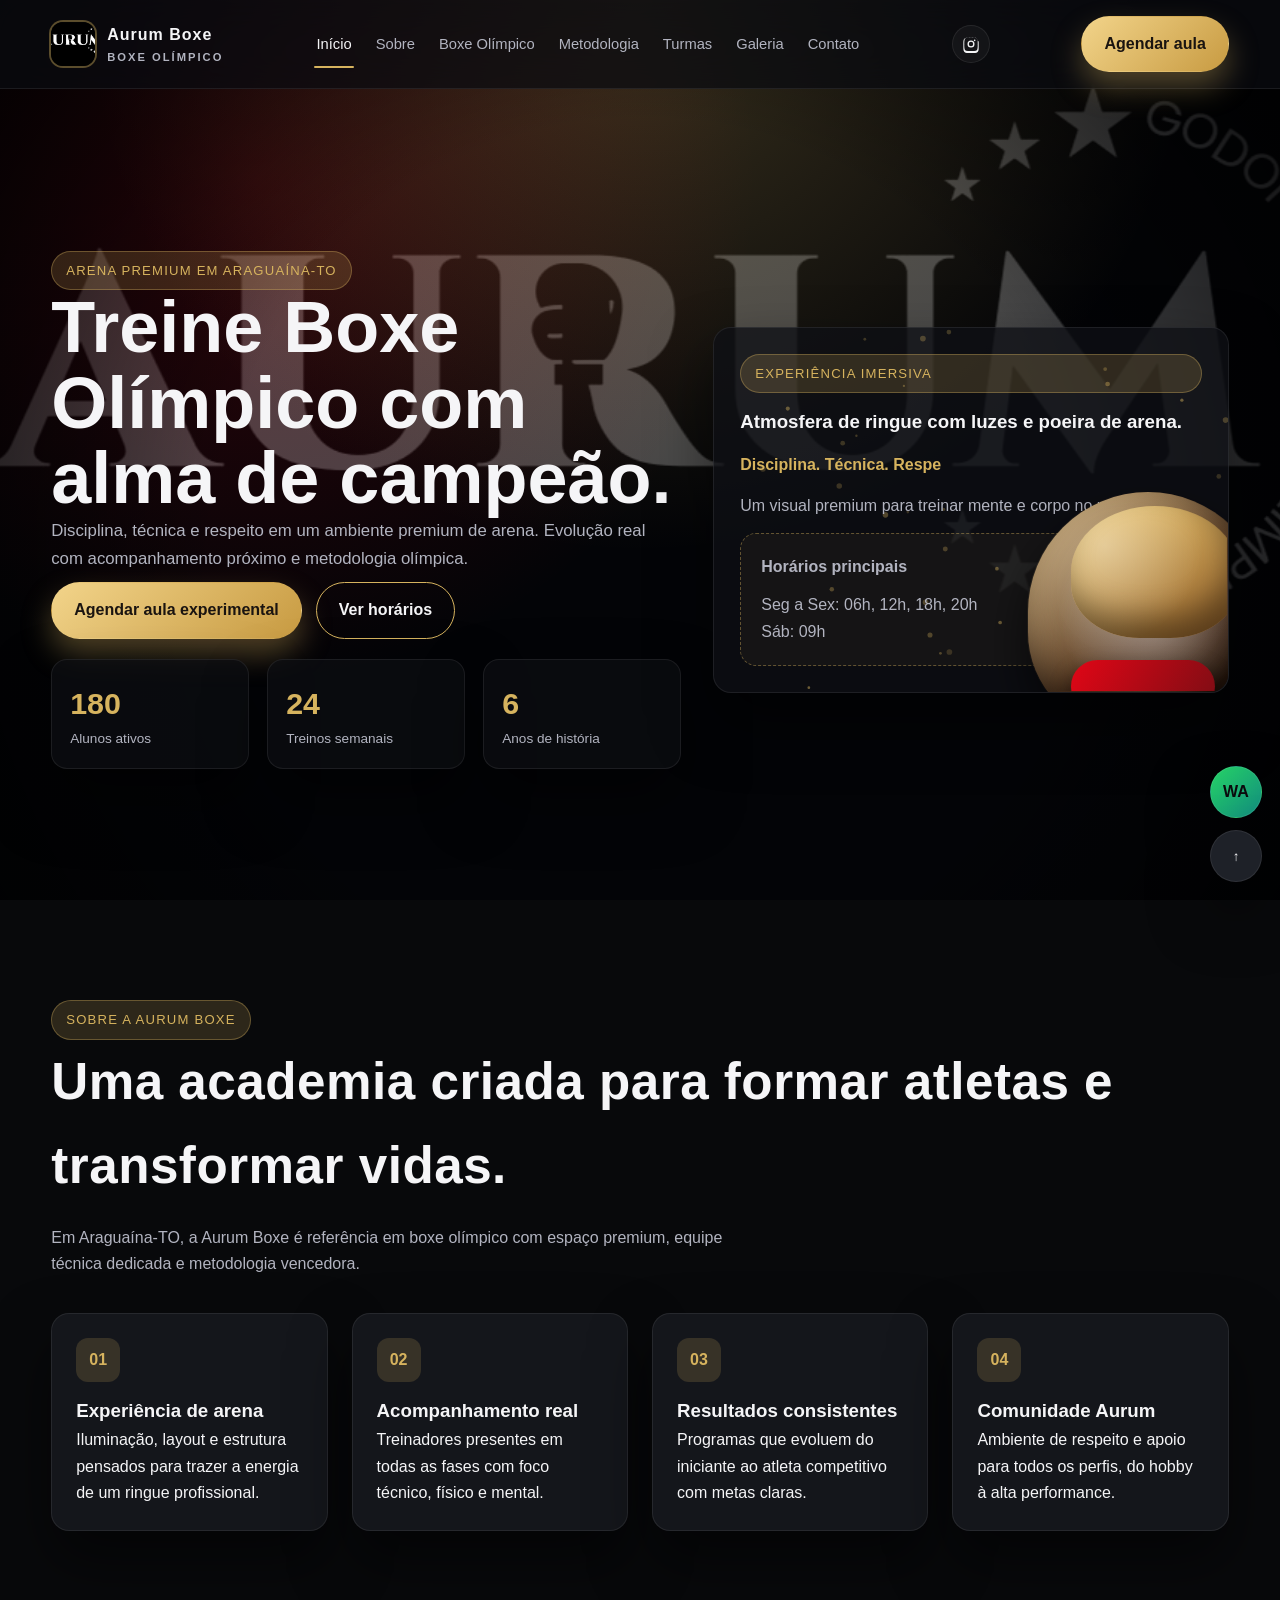
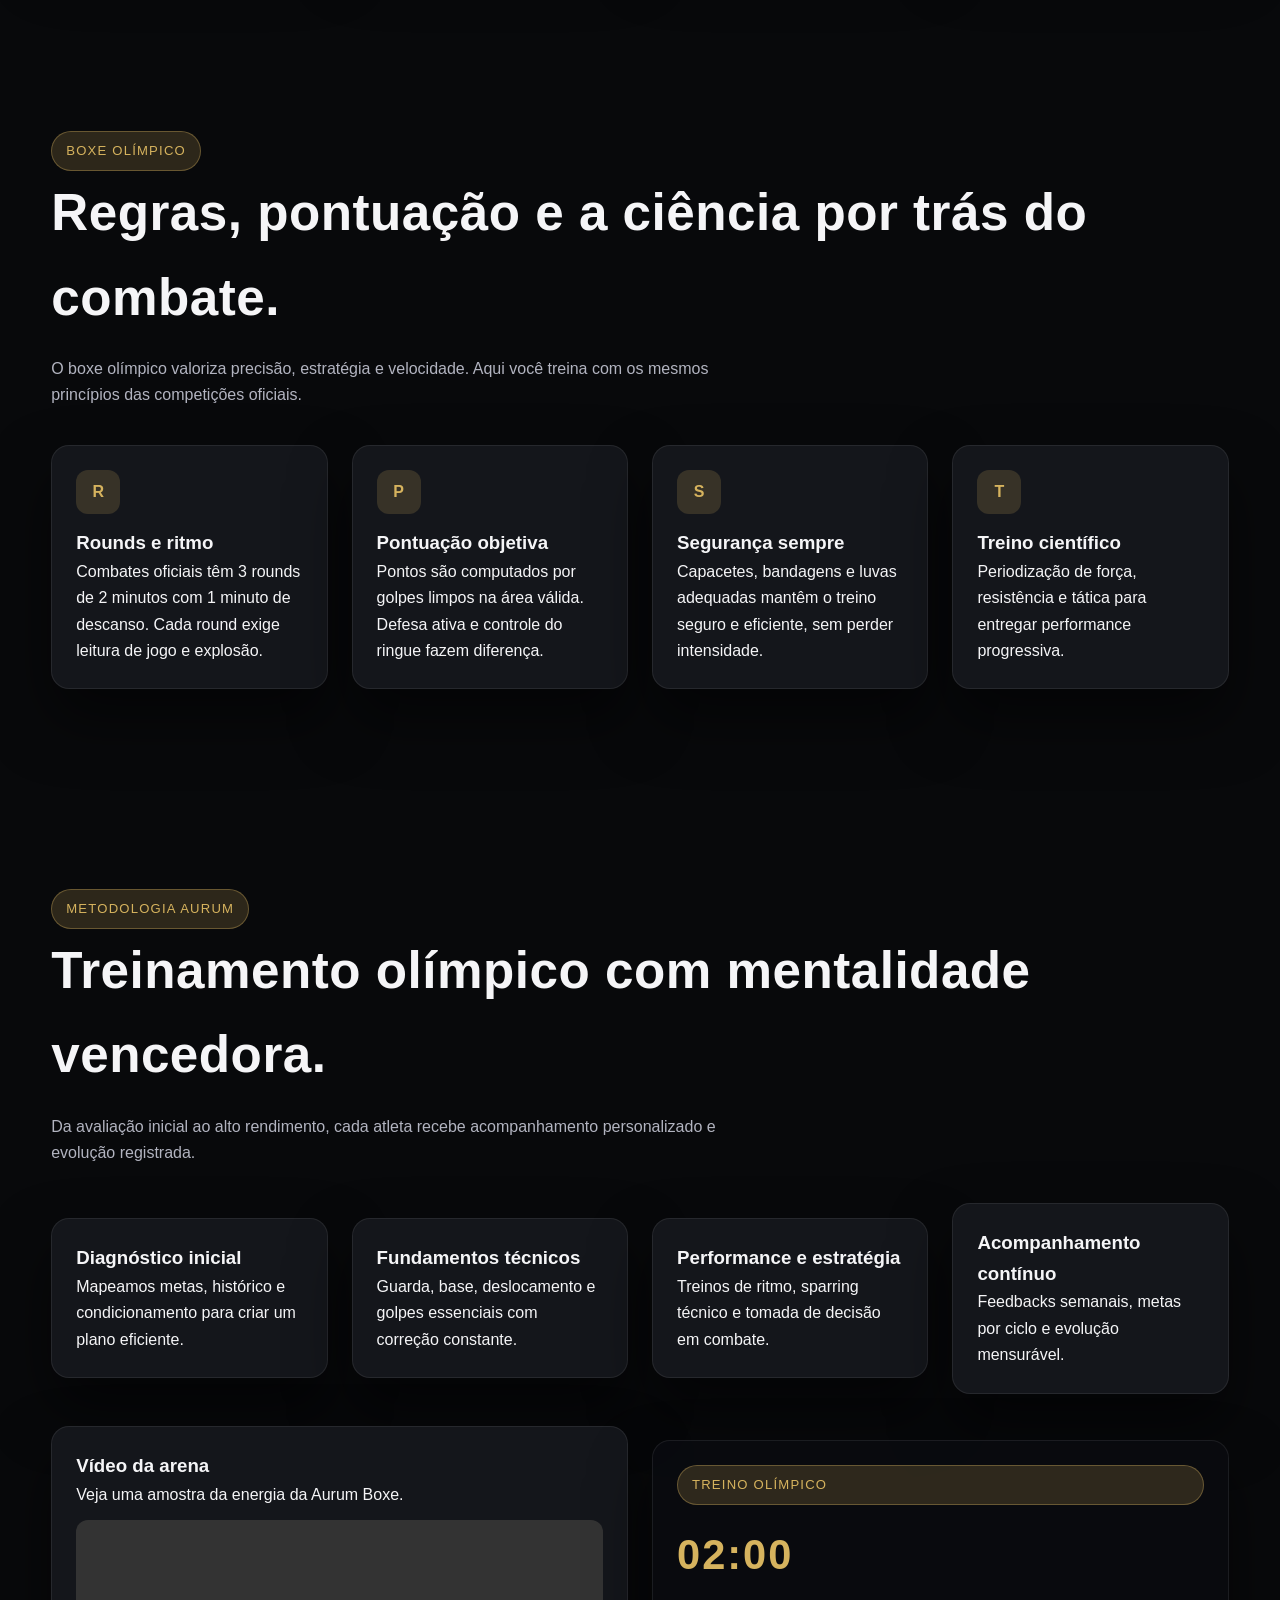
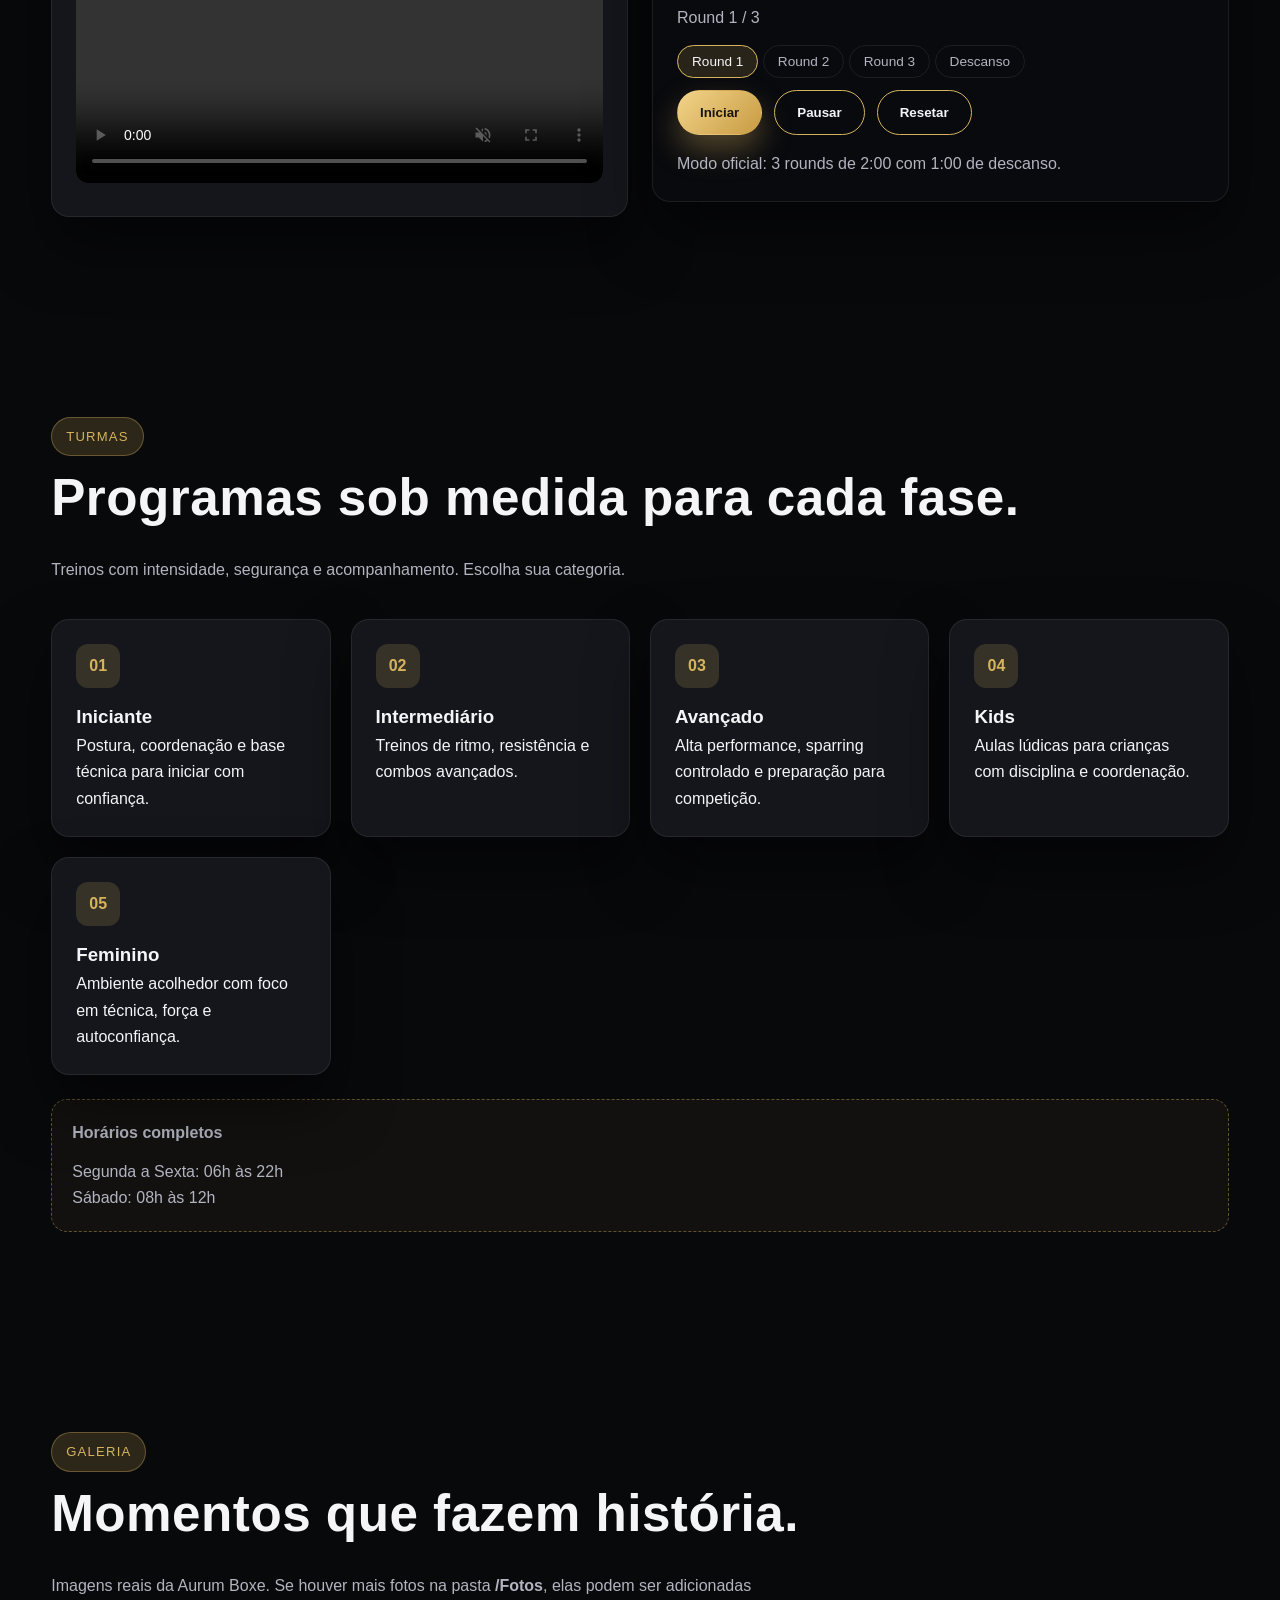
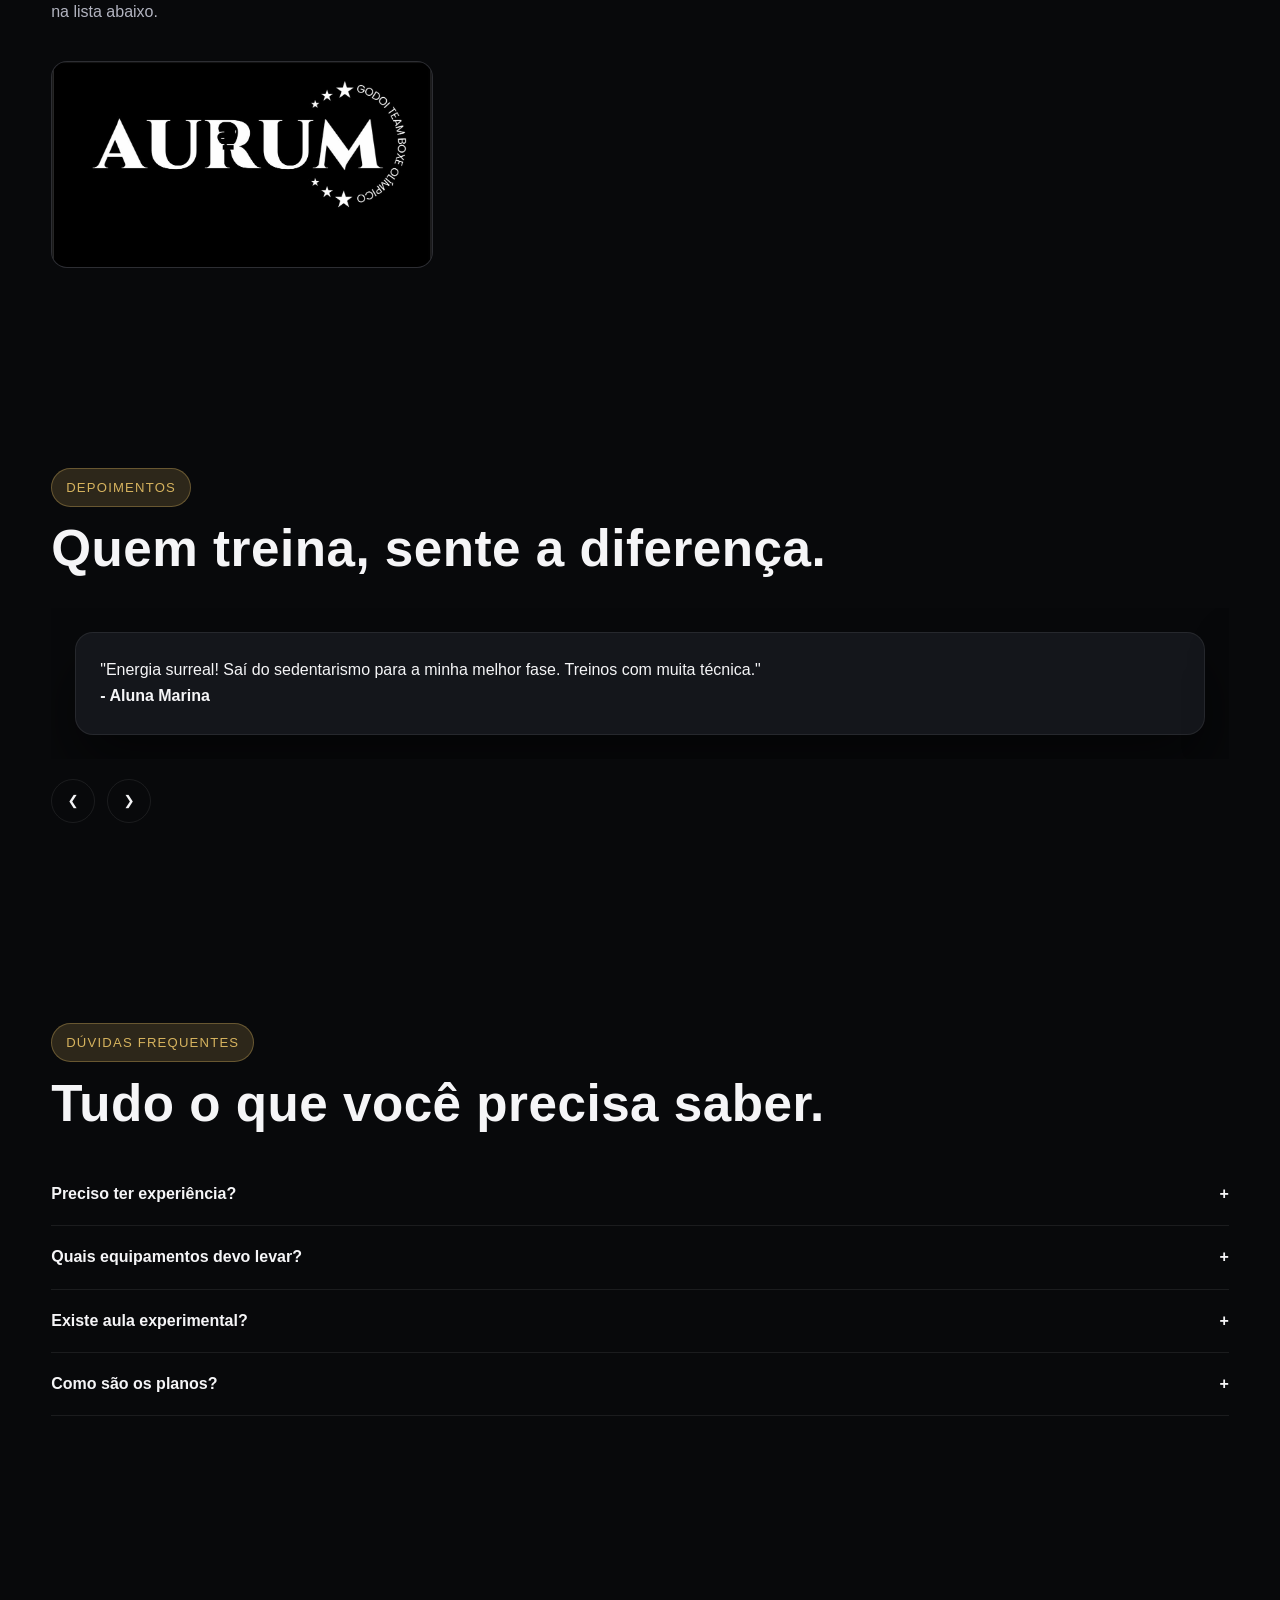
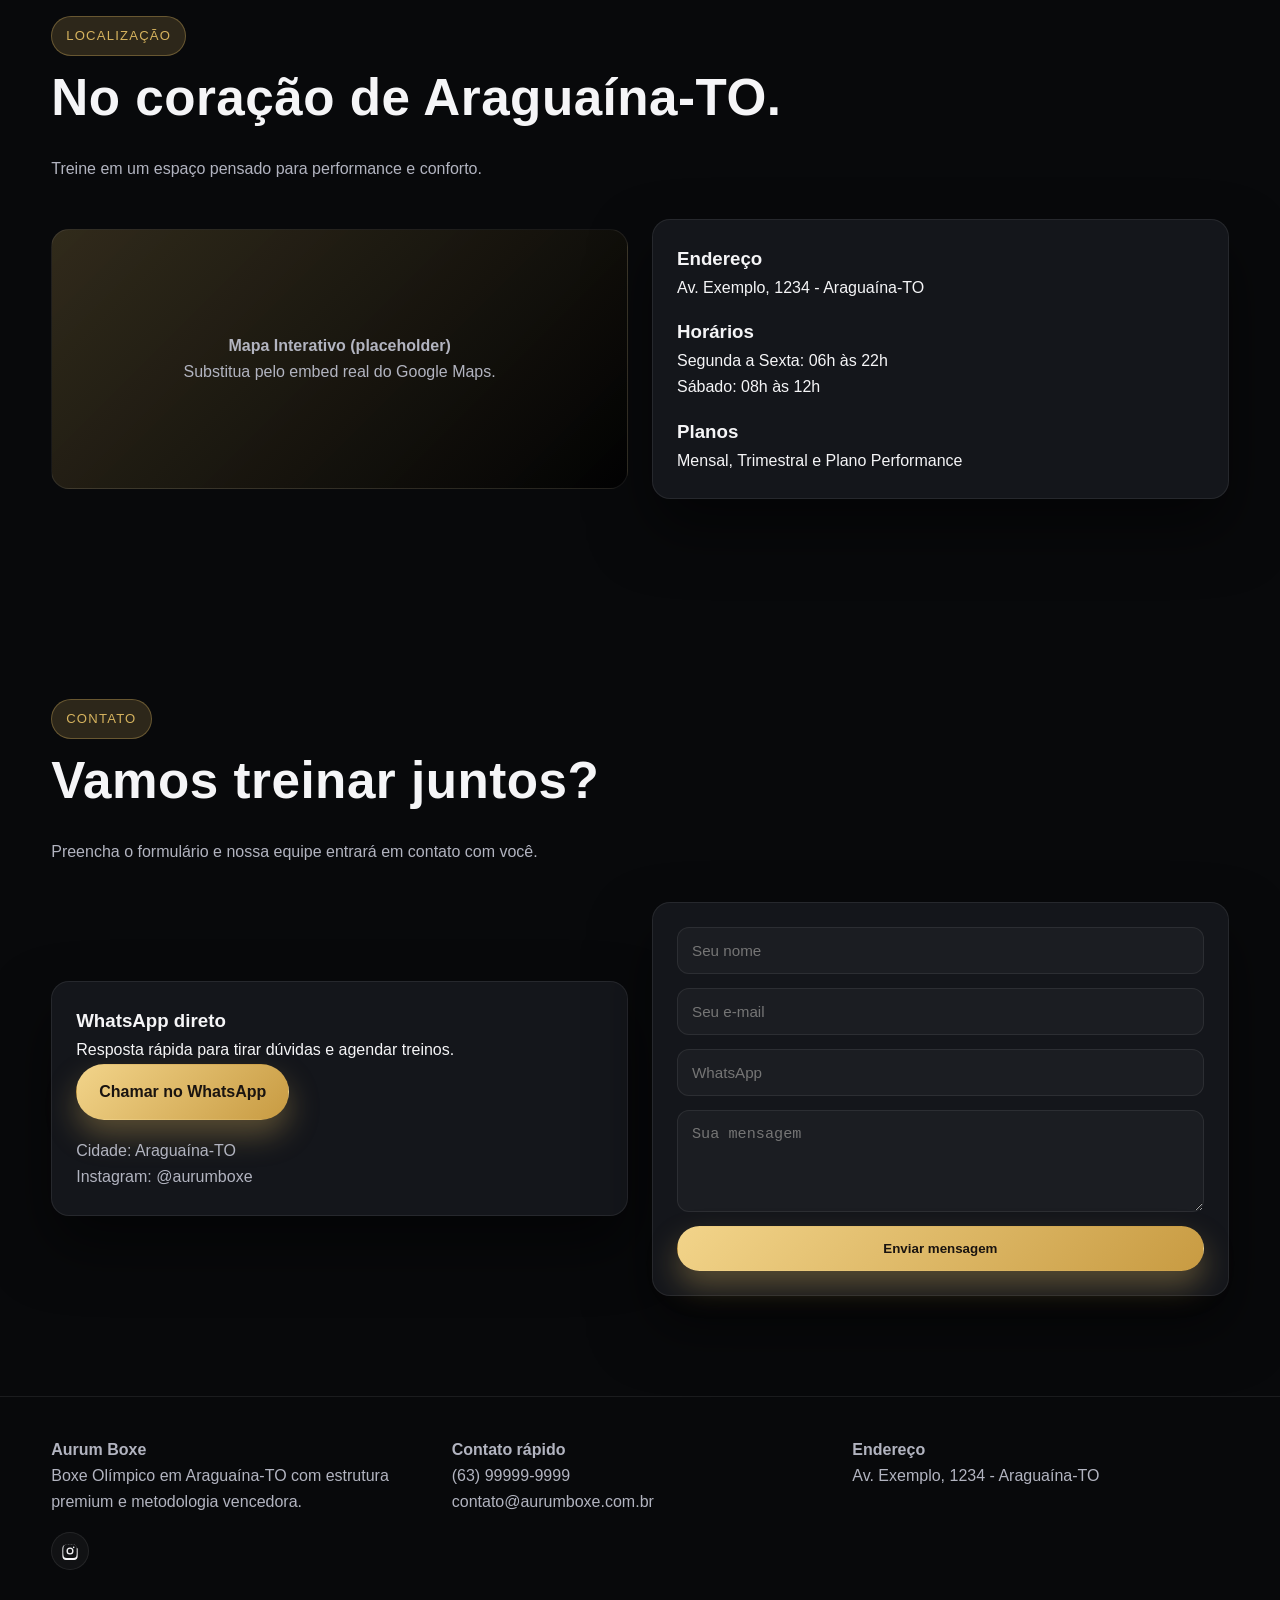
<file: Index.html>
<!DOCTYPE html>
<html lang="pt-BR">
<head>
  <meta charset="UTF-8" />
  <meta name="viewport" content="width=device-width, initial-scale=1" />
  <title>Aurum Boxe | Boxe Olímpico em Araguaína-TO</title>
  <meta name="description" content="Aurum Boxe - Boxe Olímpico em Araguaína-TO. Treinamento premium, metodologia olímpica e evolução real." />
  <style>
    :root {
      color-scheme: dark;
      --bg: #08090b;
      --bg-alt: #0e1015;
      --card: #14161b;
      --gold: #d6b35e;
      --gold-strong: #f0cc75;
      --gold-soft: rgba(214, 179, 94, 0.18);
      --white: #f5f5f7;
      --muted: #b2b4c0;
      --red: #e10616;
      --shadow: 0 30px 60px rgba(0, 0, 0, 0.5);
      --radius: 18px;
      --glass: rgba(11, 12, 17, 0.72);
      --border: rgba(255, 255, 255, 0.08);
    }

    * {
      margin: 0;
      padding: 0;
      box-sizing: border-box;
    }

    html {
      scroll-behavior: smooth;
    }

    body {
      font-family: "Segoe UI", "Helvetica Neue", "Arial", system-ui, sans-serif;
      background: var(--bg);
      color: var(--white);
      line-height: 1.65;
      overflow-x: hidden;
    }

    img {
      max-width: 100%;
      display: block;
    }

    a {
      color: inherit;
      text-decoration: none;
    }

    button {
      font-family: inherit;
    }

    .container {
      width: min(1200px, 92%);
      margin: 0 auto;
    }

    .section {
      padding: 100px 0;
      position: relative;
    }

    .section-title {
      font-size: clamp(2.1rem, 4vw, 3.4rem);
      margin-bottom: 16px;
      letter-spacing: 0.5px;
    }

    .section-subtitle {
      color: var(--muted);
      max-width: 720px;
      margin-bottom: 36px;
    }

    .badge {
      display: inline-flex;
      align-items: center;
      gap: 10px;
      padding: 8px 14px;
      border-radius: 999px;
      background: var(--gold-soft);
      color: var(--gold);
      font-size: 0.82rem;
      letter-spacing: 1.2px;
      text-transform: uppercase;
      border: 1px solid rgba(214, 179, 94, 0.35);
    }

    .btn {
      display: inline-flex;
      align-items: center;
      justify-content: center;
      gap: 10px;
      padding: 14px 22px;
      border-radius: 999px;
      font-weight: 700;
      border: 1px solid transparent;
      transition: transform 0.2s ease, box-shadow 0.2s ease, background 0.2s ease;
      cursor: pointer;
    }

    .btn-primary {
      background: linear-gradient(135deg, #f2d48a, #c89b42);
      color: #1a1410;
      box-shadow: 0 15px 30px rgba(214, 179, 94, 0.35);
    }

    .btn-primary:hover {
      transform: translateY(-2px);
      box-shadow: 0 18px 40px rgba(214, 179, 94, 0.5);
    }

    .btn-outline {
      background: transparent;
      border: 1px solid var(--gold);
      color: var(--white);
    }

    .btn-outline:hover {
      background: var(--gold);
      color: #1a1410;
    }

    .btn-impact {
      transform: scale(0.97);
    }

    header {
      position: fixed;
      top: 0;
      width: 100%;
      z-index: 1000;
      backdrop-filter: blur(18px);
      background: var(--glass);
      border-bottom: 1px solid var(--border);
    }

    .nav {
      display: flex;
      align-items: center;
      justify-content: space-between;
      padding: 16px 0;
      gap: 14px;
    }

    .logo {
      display: flex;
      align-items: center;
      gap: 12px;
      font-weight: 800;
      letter-spacing: 1px;
    }

    .logo img {
      width: 44px;
      height: 44px;
      border-radius: 12px;
      object-fit: cover;
      box-shadow: 0 0 0 2px rgba(214, 179, 94, 0.4);
    }

    .logo small {
      display: block;
      font-size: 0.7rem;
      color: var(--muted);
      letter-spacing: 2px;
      text-transform: uppercase;
    }

    .nav-links {
      display: none;
      gap: 20px;
      font-size: 0.92rem;
    }

    .nav-links a {
      padding: 6px 2px;
      position: relative;
      color: var(--muted);
      transition: color 0.2s ease;
    }

    .nav-links a.active,
    .nav-links a:hover {
      color: var(--white);
    }

    .nav-links a.active::after {
      content: "";
      position: absolute;
      left: 0;
      bottom: -6px;
      width: 100%;
      height: 2px;
      background: var(--gold);
      border-radius: 999px;
    }

    .nav-cta {
      display: none;
    }

    .nav-socials {
      display: none;
      align-items: center;
      gap: 12px;
    }

    .social-link {
      width: 38px;
      height: 38px;
      border-radius: 50%;
      display: grid;
      place-items: center;
      border: 1px solid var(--border);
      color: var(--white);
      background: rgba(255, 255, 255, 0.04);
      transition: transform 0.2s ease, border 0.2s ease, color 0.2s ease;
    }

    .social-link:hover {
      transform: translateY(-2px);
      border-color: var(--gold);
      color: var(--gold);
    }

    .menu-toggle {
      width: 42px;
      height: 42px;
      border-radius: 12px;
      border: 1px solid var(--border);
      background: rgba(255, 255, 255, 0.04);
      display: grid;
      place-items: center;
      cursor: pointer;
    }

    .menu-toggle span,
    .menu-toggle span::before,
    .menu-toggle span::after {
      display: block;
      width: 22px;
      height: 2px;
      background: var(--white);
      position: relative;
    }

    .menu-toggle span::before,
    .menu-toggle span::after {
      content: "";
      position: absolute;
      left: 0;
    }

    .menu-toggle span::before {
      top: -6px;
    }

    .menu-toggle span::after {
      top: 6px;
    }

    .mobile-nav {
      display: none;
      flex-direction: column;
      gap: 14px;
      padding: 20px;
      background: var(--bg-alt);
      border-top: 1px solid var(--border);
    }

    .mobile-nav a {
      color: var(--muted);
    }

    .mobile-nav a.active,
    .mobile-nav a:hover {
      color: var(--white);
    }

    .hero {
      min-height: 100vh;
      padding-top: 120px;
      display: grid;
      align-items: center;
      position: relative;
      overflow: hidden;
    }

    .hero video {
      position: absolute;
      inset: 0;
      width: 100%;
      height: 100%;
      object-fit: cover;
      filter: saturate(0.9) contrast(1.1);
      z-index: 0;
    }

    .hero::before {
      content: "";
      position: absolute;
      inset: 0;
      background: radial-gradient(circle at top, rgba(214, 179, 94, 0.25), transparent 50%),
        radial-gradient(circle at 20% 20%, rgba(225, 6, 22, 0.2), transparent 40%),
        rgba(5, 6, 10, 0.75);
      z-index: 1;
    }

    .hero::after {
      content: "";
      position: absolute;
      inset: 0;
      background: radial-gradient(circle at 50% 60%, transparent 50%, rgba(0,0,0,0.85) 100%);
      z-index: 1;
    }

    .hero.fallback {
      background: linear-gradient(135deg, rgba(214, 179, 94, 0.18), rgba(0,0,0,0.8));
    }

    .hero-content {
      position: relative;
      z-index: 2;
      display: grid;
      gap: 32px;
    }

    .hero-text h1 {
      font-size: clamp(2.8rem, 6vw, 4.5rem);
      line-height: 1.05;
    }

    .hero-text p {
      color: var(--muted);
      font-size: 1.05rem;
    }

    .hero-cta {
      display: flex;
      flex-wrap: wrap;
      gap: 14px;
      margin-top: 10px;
    }

    .hero-metrics {
      display: grid;
      grid-template-columns: repeat(auto-fit, minmax(160px, 1fr));
      gap: 18px;
      margin-top: 20px;
    }

    .metric-card {
      padding: 18px;
      border-radius: 16px;
      background: rgba(13, 14, 18, 0.75);
      border: 1px solid var(--border);
      box-shadow: var(--shadow);
    }

    .metric-value {
      font-size: 1.9rem;
      color: var(--gold);
      font-weight: 700;
    }

    .metric-label {
      color: var(--muted);
      font-size: 0.85rem;
    }

    .hero-panel {
      position: relative;
      padding: 26px;
      border-radius: var(--radius);
      background: rgba(15, 16, 21, 0.78);
      border: 1px solid var(--border);
      box-shadow: var(--shadow);
      overflow: hidden;
      min-height: 280px;
    }

    .hero-panel canvas {
      position: absolute;
      inset: 0;
      width: 100%;
      height: 100%;
      opacity: 0.6;
    }

    .hero-panel-content {
      position: relative;
      z-index: 2;
      display: grid;
      gap: 14px;
    }

    .typing {
      font-weight: 600;
      color: var(--gold);
      min-height: 24px;
    }

    .glove-wrapper {
      position: absolute;
      right: -40px;
      bottom: -40px;
      width: 240px;
      height: 240px;
      perspective: 900px;
      z-index: 2;
    }

    .glove {
      width: 100%;
      height: 100%;
      border-radius: 60% 60% 50% 50%;
      background: radial-gradient(circle at 30% 30%, rgba(255,255,255,0.35), transparent 60%),
        linear-gradient(140deg, #b78b40, #4d2d16 55%, #1a0f0a);
      box-shadow: inset -20px -30px 40px rgba(0,0,0,0.6),
        inset 15px 20px 35px rgba(255,255,255,0.12),
        0 25px 50px rgba(0,0,0,0.65);
      position: relative;
      transform-style: preserve-3d;
      transform: rotateX(var(--rotate-x, 0deg)) rotateY(var(--rotate-y, 0deg));
      transition: transform 0.15s ease;
    }

    .glove::before {
      content: "";
      position: absolute;
      width: 70%;
      height: 55%;
      right: 12%;
      top: 6%;
      border-radius: 55% 55% 45% 45%;
      background: radial-gradient(circle at 20% 30%, rgba(255,255,255,0.35), transparent 60%),
        linear-gradient(150deg, #f0cc75, #8d5a24);
      box-shadow: inset -10px -20px 30px rgba(0,0,0,0.4);
      transform: translateZ(20px);
    }

    .glove::after {
      content: "";
      position: absolute;
      width: 60%;
      height: 22%;
      left: 18%;
      bottom: 8%;
      border-radius: 40px;
      background: linear-gradient(120deg, #e10616, #7c0d14);
      box-shadow: 0 10px 20px rgba(0,0,0,0.5);
      transform: translateZ(16px);
    }

    .glove-shine {
      position: absolute;
      inset: 0;
      background: radial-gradient(circle at var(--shine-x, 40%) var(--shine-y, 40%), rgba(255,255,255,0.4), transparent 55%);
      mix-blend-mode: screen;
      border-radius: inherit;
      pointer-events: none;
    }

    .grid {
      display: grid;
      gap: 24px;
    }

    .two-col {
      grid-template-columns: repeat(auto-fit, minmax(260px, 1fr));
      align-items: center;
    }

    .card {
      padding: 24px;
      border-radius: var(--radius);
      background: var(--card);
      border: 1px solid var(--border);
      box-shadow: var(--shadow);
      transition: transform 0.25s ease, border 0.25s ease;
    }

    .card:hover {
      transform: translateY(-6px);
      border-color: rgba(214, 179, 94, 0.45);
    }

    .card-icon {
      width: 44px;
      height: 44px;
      border-radius: 12px;
      background: rgba(214, 179, 94, 0.18);
      display: grid;
      place-items: center;
      margin-bottom: 14px;
      color: var(--gold);
      font-weight: 700;
    }

    .highlight-text {
      color: var(--gold-strong);
      font-weight: 700;
    }

    .schedule-box {
      display: grid;
      gap: 12px;
      padding: 20px;
      border-radius: 16px;
      border: 1px dashed rgba(214, 179, 94, 0.4);
      background: rgba(214, 179, 94, 0.05);
      color: var(--muted);
    }

    .classes-grid {
      display: grid;
      grid-template-columns: repeat(auto-fit, minmax(220px, 1fr));
      gap: 20px;
    }

    .class-card {
      position: relative;
      overflow: hidden;
    }

    .class-card::after {
      content: "";
      position: absolute;
      inset: 0;
      background: linear-gradient(135deg, transparent, rgba(214,179,94,0.15));
      opacity: 0;
      transition: opacity 0.3s ease;
    }

    .class-card:hover::after {
      opacity: 1;
    }

    .timer-widget {
      display: grid;
      gap: 16px;
      padding: 24px;
      border-radius: var(--radius);
      background: rgba(10, 11, 16, 0.85);
      border: 1px solid var(--border);
      box-shadow: var(--shadow);
    }

    .timer-display {
      font-size: 2.6rem;
      font-weight: 800;
      letter-spacing: 2px;
      color: var(--gold);
    }

    .timer-status {
      color: var(--muted);
    }

    .timer-controls {
      display: flex;
      flex-wrap: wrap;
      gap: 12px;
    }

    .timer-pill {
      padding: 8px 14px;
      border-radius: 999px;
      border: 1px solid var(--border);
      color: var(--muted);
      font-size: 0.85rem;
    }

    .timer-pill.active {
      border-color: var(--gold);
      color: var(--white);
      background: rgba(214, 179, 94, 0.15);
    }

    .gallery {
      column-count: 1;
      column-gap: 16px;
    }

    .gallery-item {
      break-inside: avoid;
      margin-bottom: 16px;
      border-radius: 16px;
      overflow: hidden;
      background: #1b1c22;
      border: 1px solid var(--border);
      position: relative;
      min-height: 180px;
    }

    .gallery-item img {
      width: 100%;
      height: auto;
      transition: transform 0.4s ease;
    }

    .gallery-item:hover img {
      transform: scale(1.05);
    }

    .gallery-placeholder {
      display: grid;
      place-items: center;
      min-height: 200px;
      background: linear-gradient(135deg, rgba(255,255,255,0.03), rgba(0,0,0,0.6));
      color: var(--muted);
      font-size: 0.9rem;
      padding: 18px;
      text-align: center;
    }

    .carousel {
      position: relative;
      overflow: hidden;
    }

    .carousel-track {
      display: flex;
      transition: transform 0.5s ease;
    }

    .carousel-card {
      min-width: 100%;
      padding: 24px;
    }

    .carousel-controls {
      display: flex;
      gap: 12px;
      margin-top: 20px;
    }

    .control-btn {
      width: 44px;
      height: 44px;
      border-radius: 50%;
      border: 1px solid var(--border);
      background: transparent;
      color: var(--white);
      cursor: pointer;
      transition: all 0.2s ease;
    }

    .control-btn:hover {
      border-color: var(--gold);
      color: var(--gold);
    }

    .faq-item {
      border-bottom: 1px solid var(--border);
      padding: 18px 0;
    }

    .faq-question {
      display: flex;
      justify-content: space-between;
      align-items: center;
      cursor: pointer;
      font-weight: 600;
      gap: 12px;
    }

    .faq-answer {
      max-height: 0;
      overflow: hidden;
      transition: max-height 0.3s ease;
      color: var(--muted);
    }

    .faq-item.active .faq-answer {
      max-height: 220px;
      margin-top: 10px;
    }

    .map-placeholder {
      min-height: 260px;
      border-radius: var(--radius);
      background: linear-gradient(135deg, rgba(214,179,94,0.2), rgba(0,0,0,0.7));
      display: grid;
      place-items: center;
      color: var(--muted);
      border: 1px solid var(--border);
      text-align: center;
      padding: 18px;
    }

    .contact-form {
      display: grid;
      gap: 14px;
    }

    input,
    textarea {
      width: 100%;
      padding: 14px;
      border-radius: 12px;
      border: 1px solid var(--border);
      background: rgba(255, 255, 255, 0.03);
      color: var(--white);
      font-size: 0.95rem;
    }

    input:focus,
    textarea:focus {
      outline: none;
      border-color: var(--gold);
    }

    .form-success {
      padding: 12px 16px;
      border-radius: 12px;
      background: rgba(0, 128, 0, 0.2);
      color: #b8f5c2;
      display: none;
    }

    .floating-actions {
      position: fixed;
      right: 18px;
      bottom: 18px;
      display: grid;
      gap: 12px;
      z-index: 999;
    }

    .floating-btn {
      width: 52px;
      height: 52px;
      border-radius: 50%;
      display: grid;
      place-items: center;
      background: #1e2128;
      border: 1px solid var(--border);
      color: var(--white);
      box-shadow: var(--shadow);
      cursor: pointer;
      transition: transform 0.2s ease, background 0.2s ease;
    }

    .floating-btn.whatsapp {
      background: linear-gradient(135deg, #25d366, #128c7e);
      color: #0b0b0d;
      font-weight: 700;
    }

    .floating-btn:hover {
      transform: translateY(-4px);
    }

    footer {
      padding: 40px 0 60px;
      border-top: 1px solid var(--border);
      color: var(--muted);
    }

    .footer-grid {
      display: grid;
      gap: 24px;
      grid-template-columns: repeat(auto-fit, minmax(220px, 1fr));
    }

    .footer-socials {
      margin-top: 16px;
      display: flex;
      gap: 12px;
    }

    .reveal {
      opacity: 0;
      transform: translateY(24px);
      transition: opacity 0.6s ease, transform 0.6s ease;
    }

    .reveal.visible {
      opacity: 1;
      transform: translateY(0);
    }

    @media (min-width: 720px) {
      .nav-links {
        display: flex;
      }

      .nav-socials {
        display: inline-flex;
      }

      .nav-cta {
        display: inline-flex;
      }

      .menu-toggle {
        display: none;
      }

      .hero-content {
        grid-template-columns: 1.1fr 0.9fr;
        align-items: center;
      }

      .gallery {
        column-count: 2;
      }
    }

    @media (min-width: 1024px) {
      .gallery {
        column-count: 3;
      }
    }

    @media (max-width: 640px) {
      .glove-wrapper {
        position: relative;
        right: auto;
        bottom: auto;
        width: 180px;
        height: 180px;
        margin-top: 12px;
      }
    }
  </style>
</head>
<body>
  <header>
    <div class="container nav">
      <div class="logo">
        <img src="Fotos/Logo.jpeg" alt="Logo Aurum Boxe" />
        <div>
          <div>Aurum Boxe</div>
          <small>Boxe Olímpico</small>
        </div>
      </div>
      <nav class="nav-links">
        <a href="#hero" class="active">Início</a>
        <a href="#sobre">Sobre</a>
        <a href="#olimpico">Boxe Olímpico</a>
        <a href="#metodologia">Metodologia</a>
        <a href="#turmas">Turmas</a>
        <a href="#galeria">Galeria</a>
        <a href="#contato">Contato</a>
      </nav>
      <div class="nav-socials">
        <a class="social-link" href="https://www.instagram.com/aurumboxe/" target="_blank" rel="noopener" aria-label="Instagram Aurum Boxe">
          <svg viewBox="0 0 24 24" width="18" height="18" aria-hidden="true" focusable="false">
            <path fill="currentColor" d="M12 7.3a4.7 4.7 0 1 0 4.7 4.7A4.7 4.7 0 0 0 12 7.3zm0 7.6a2.9 2.9 0 1 1 2.9-2.9 2.9 2.9 0 0 1-2.9 2.9zm6-7.8a1.1 1.1 0 1 1-1.1-1.1A1.1 1.1 0 0 1 18 7.1zm3.1 1.1c-.1-1.3-.4-2.4-1.3-3.3S18.8 3.8 17.5 3.7C16.1 3.6 7.9 3.6 6.5 3.7 5.2 3.8 4.1 4.1 3.2 5s-1.2 2-1.3 3.3c-.1 1.4-.1 9.7 0 11.1.1 1.3.4 2.4 1.3 3.3s2 1.2 3.3 1.3c1.4.1 9.7.1 11.1 0 1.3-.1 2.4-.4 3.3-1.3s1.2-2 1.3-3.3c.1-1.4.1-9.7 0-11.1zM20.5 19a3.6 3.6 0 0 1-2 2 24.2 24.2 0 0 1-6.5.4 24.2 24.2 0 0 1-6.5-.4 3.6 3.6 0 0 1-2-2 24.2 24.2 0 0 1-.4-6.5 24.2 24.2 0 0 1 .4-6.5 3.6 3.6 0 0 1 2-2A24.2 24.2 0 0 1 12 3.5a24.2 24.2 0 0 1 6.5.4 3.6 3.6 0 0 1 2 2 24.2 24.2 0 0 1 .4 6.5 24.2 24.2 0 0 1-.4 6.5z"/>
          </svg>
        </a>
      </div>
      <a class="btn btn-primary nav-cta" href="https://wa.me/5563991196482?text=Ol%C3%A1%21%20Quero%20agendar%20uma%20aula%20experimental%20na%20Aurum%20Boxe%20%28Aragua%C3%ADna-TO%29." target="_blank" rel="noopener">Agendar aula</a>
      <div class="menu-toggle" id="menuToggle" aria-label="Abrir menu">
        <span></span>
      </div>
    </div>
    <div class="mobile-nav" id="mobileNav">
      <a href="#hero" class="active">Início</a>
      <a href="#sobre">Sobre</a>
      <a href="#olimpico">Boxe Olímpico</a>
      <a href="#metodologia">Metodologia</a>
      <a href="#turmas">Turmas</a>
      <a href="#galeria">Galeria</a>
      <a href="#faq">FAQ</a>
      <a href="#contato">Contato</a>
    </div>
  </header>

  <main>
    <section class="hero" id="hero">
      <video id="heroVideo" autoplay muted loop playsinline poster="Fotos/Logo.jpeg">
        <source src="Videos/IMG_4536.MOV" type="video/quicktime" />
      </video>
      <div class="container hero-content">
        <div class="hero-text reveal" data-reveal>
          <span class="badge">Arena Premium em Araguaína-TO</span>
          <h1>Treine Boxe Olímpico com alma de campeão.</h1>
          <p>Disciplina, técnica e respeito em um ambiente premium de arena. Evolução real com acompanhamento próximo e metodologia olímpica.</p>
          <div class="hero-cta">
            <a class="btn btn-primary" href="https://wa.me/5563991196482?text=Ol%C3%A1%21%20Quero%20agendar%20uma%20aula%20experimental%20na%20Aurum%20Boxe%20%28Aragua%C3%ADna-TO%29." target="_blank" rel="noopener">Agendar aula experimental</a>
            <a class="btn btn-outline" href="#turmas">Ver horários</a>
          </div>
          <div class="hero-metrics">
            <div class="metric-card" data-reveal>
              <div class="metric-value" data-counter="180">0</div>
              <div class="metric-label">Alunos ativos</div>
            </div>
            <div class="metric-card" data-reveal>
              <div class="metric-value" data-counter="24">0</div>
              <div class="metric-label">Treinos semanais</div>
            </div>
            <div class="metric-card" data-reveal>
              <div class="metric-value" data-counter="6">0</div>
              <div class="metric-label">Anos de história</div>
            </div>
          </div>
        </div>
        <div class="hero-panel reveal" data-reveal>
          <canvas id="heroParticles" aria-hidden="true"></canvas>
          <div class="hero-panel-content">
            <div class="badge">Experiência Imersiva</div>
            <h3>Atmosfera de ringue com luzes e poeira de arena.</h3>
            <div class="typing" id="typingText"></div>
            <p style="color: var(--muted);">Um visual premium para treinar mente e corpo no mesmo ritmo.</p>
            <div class="schedule-box">
              <strong>Horários principais</strong>
              <span><!-- TODO: Atualizar horários -->
                Seg a Sex: 06h, 12h, 18h, 20h<br />
                Sáb: 09h
              </span>
            </div>
          </div>
          <div class="glove-wrapper" aria-hidden="true">
            <div class="glove" id="glove">
              <div class="glove-shine" id="gloveShine"></div>
            </div>
          </div>
        </div>
      </div>
    </section>

    <section class="section" id="sobre">
      <div class="container">
        <div class="badge">Sobre a Aurum Boxe</div>
        <h2 class="section-title">Uma academia criada para formar atletas e transformar vidas.</h2>
        <p class="section-subtitle">Em Araguaína-TO, a Aurum Boxe é referência em boxe olímpico com espaço premium, equipe técnica dedicada e metodologia vencedora.</p>
        <div class="grid two-col">
          <div class="card reveal" data-reveal>
            <div class="card-icon">01</div>
            <h3>Experiência de arena</h3>
            <p>Iluminação, layout e estrutura pensados para trazer a energia de um ringue profissional.</p>
          </div>
          <div class="card reveal" data-reveal>
            <div class="card-icon">02</div>
            <h3>Acompanhamento real</h3>
            <p>Treinadores presentes em todas as fases com foco técnico, físico e mental.</p>
          </div>
          <div class="card reveal" data-reveal>
            <div class="card-icon">03</div>
            <h3>Resultados consistentes</h3>
            <p>Programas que evoluem do iniciante ao atleta competitivo com metas claras.</p>
          </div>
          <div class="card reveal" data-reveal>
            <div class="card-icon">04</div>
            <h3>Comunidade Aurum</h3>
            <p>Ambiente de respeito e apoio para todos os perfis, do hobby à alta performance.</p>
          </div>
        </div>
      </div>
    </section>

    <section class="section" id="olimpico">
      <div class="container">
        <div class="badge">Boxe Olímpico</div>
        <h2 class="section-title">Regras, pontuação e a ciência por trás do combate.</h2>
        <p class="section-subtitle">O boxe olímpico valoriza precisão, estratégia e velocidade. Aqui você treina com os mesmos princípios das competições oficiais.</p>
        <div class="grid two-col">
          <div class="card reveal" data-reveal>
            <div class="card-icon">R</div>
            <h3>Rounds e ritmo</h3>
            <p>Combates oficiais têm 3 rounds de 2 minutos com 1 minuto de descanso. Cada round exige leitura de jogo e explosão.</p>
          </div>
          <div class="card reveal" data-reveal>
            <div class="card-icon">P</div>
            <h3>Pontuação objetiva</h3>
            <p>Pontos são computados por golpes limpos na área válida. Defesa ativa e controle do ringue fazem diferença.</p>
          </div>
          <div class="card reveal" data-reveal>
            <div class="card-icon">S</div>
            <h3>Segurança sempre</h3>
            <p>Capacetes, bandagens e luvas adequadas mantêm o treino seguro e eficiente, sem perder intensidade.</p>
          </div>
          <div class="card reveal" data-reveal>
            <div class="card-icon">T</div>
            <h3>Treino científico</h3>
            <p>Periodização de força, resistência e tática para entregar performance progressiva.</p>
          </div>
        </div>
      </div>
    </section>

    <section class="section" id="metodologia">
      <div class="container">
        <div class="badge">Metodologia Aurum</div>
        <h2 class="section-title">Treinamento olímpico com mentalidade vencedora.</h2>
        <p class="section-subtitle">Da avaliação inicial ao alto rendimento, cada atleta recebe acompanhamento personalizado e evolução registrada.</p>
        <div class="grid two-col">
          <div class="card reveal" data-reveal>
            <h3>Diagnóstico inicial</h3>
            <p>Mapeamos metas, histórico e condicionamento para criar um plano eficiente.</p>
          </div>
          <div class="card reveal" data-reveal>
            <h3>Fundamentos técnicos</h3>
            <p>Guarda, base, deslocamento e golpes essenciais com correção constante.</p>
          </div>
          <div class="card reveal" data-reveal>
            <h3>Performance e estratégia</h3>
            <p>Treinos de ritmo, sparring técnico e tomada de decisão em combate.</p>
          </div>
          <div class="card reveal" data-reveal>
            <h3>Acompanhamento contínuo</h3>
            <p>Feedbacks semanais, metas por ciclo e evolução mensurável.</p>
          </div>
        </div>
        <div style="margin-top: 32px;" class="grid two-col">
          <div class="card reveal" data-reveal>
            <h3>Vídeo da arena</h3>
            <p>Veja uma amostra da energia da Aurum Boxe.</p>
            <video controls muted style="width: 100%; border-radius: 12px; margin-top: 12px;">
              <source src="Videos/IMG_4538.MOV" type="video/quicktime" />
            </video>
          </div>
          <div class="timer-widget reveal" data-reveal>
            <div class="badge">Treino Olímpico</div>
            <div class="timer-display" id="timerDisplay">02:00</div>
            <div class="timer-status" id="timerStatus">Round 1 / 3</div>
            <div class="timer-pill-group">
              <span class="timer-pill active" data-round="1">Round 1</span>
              <span class="timer-pill" data-round="2">Round 2</span>
              <span class="timer-pill" data-round="3">Round 3</span>
              <span class="timer-pill" data-round="rest">Descanso</span>
            </div>
            <div class="timer-controls">
              <button class="btn btn-primary" id="timerStart">Iniciar</button>
              <button class="btn btn-outline" id="timerPause">Pausar</button>
              <button class="btn btn-outline" id="timerReset">Resetar</button>
            </div>
            <p style="color: var(--muted);">Modo oficial: 3 rounds de 2:00 com 1:00 de descanso.</p>
          </div>
        </div>
      </div>
    </section>

    <section class="section" id="turmas">
      <div class="container">
        <div class="badge">Turmas</div>
        <h2 class="section-title">Programas sob medida para cada fase.</h2>
        <p class="section-subtitle">Treinos com intensidade, segurança e acompanhamento. Escolha sua categoria.</p>
        <div class="classes-grid">
          <div class="card class-card reveal" data-reveal>
            <div class="card-icon">01</div>
            <h3>Iniciante</h3>
            <p>Postura, coordenação e base técnica para iniciar com confiança.</p>
          </div>
          <div class="card class-card reveal" data-reveal>
            <div class="card-icon">02</div>
            <h3>Intermediário</h3>
            <p>Treinos de ritmo, resistência e combos avançados.</p>
          </div>
          <div class="card class-card reveal" data-reveal>
            <div class="card-icon">03</div>
            <h3>Avançado</h3>
            <p>Alta performance, sparring controlado e preparação para competição.</p>
          </div>
          <div class="card class-card reveal" data-reveal>
            <div class="card-icon">04</div>
            <h3>Kids</h3>
            <p>Aulas lúdicas para crianças com disciplina e coordenação.</p>
          </div>
          <div class="card class-card reveal" data-reveal>
            <div class="card-icon">05</div>
            <h3>Feminino</h3>
            <p>Ambiente acolhedor com foco em técnica, força e autoconfiança.</p>
          </div>
        </div>
        <div class="schedule-box" style="margin-top: 24px;">
          <strong>Horários completos</strong>
          <span><!-- TODO: Atualizar horários completos -->
            Segunda a Sexta: 06h às 22h<br />
            Sábado: 08h às 12h
          </span>
        </div>
      </div>
    </section>

    <section class="section" id="galeria">
      <div class="container">
        <div class="badge">Galeria</div>
        <h2 class="section-title">Momentos que fazem história.</h2>
        <p class="section-subtitle">Imagens reais da Aurum Boxe. Se houver mais fotos na pasta <strong>/Fotos</strong>, elas podem ser adicionadas na lista abaixo.</p>
        <div class="gallery" id="galleryGrid"></div>
      </div>
    </section>

    <section class="section" id="depoimentos">
      <div class="container">
        <div class="badge">Depoimentos</div>
        <h2 class="section-title">Quem treina, sente a diferença.</h2>
        <div class="carousel" id="testimonialCarousel">
          <div class="carousel-track">
            <div class="carousel-card">
              <div class="card">
                <p>"Energia surreal! Saí do sedentarismo para a minha melhor fase. Treinos com muita técnica."</p>
                <strong>- Aluna Marina</strong>
              </div>
            </div>
            <div class="carousel-card">
              <div class="card">
                <p>"Equipe top e estrutura premium. Cada aula é um desafio e uma evolução."</p>
                <strong>- Aluno Rafael</strong>
              </div>
            </div>
            <div class="carousel-card">
              <div class="card">
                <p>"O boxe olímpico aqui é outro nível. Super recomendo para quem quer performance."</p>
                <strong>- Atleta Júlia</strong>
              </div>
            </div>
          </div>
        </div>
        <div class="carousel-controls">
          <button class="control-btn" id="prevTestimonial" aria-label="Anterior">&#10094;</button>
          <button class="control-btn" id="nextTestimonial" aria-label="Próximo">&#10095;</button>
        </div>
      </div>
    </section>

    <section class="section" id="faq">
      <div class="container">
        <div class="badge">Dúvidas Frequentes</div>
        <h2 class="section-title">Tudo o que você precisa saber.</h2>
        <div class="faq-item">
          <div class="faq-question">Preciso ter experiência? <span>+</span></div>
          <div class="faq-answer">
            <p>Não. Temos turmas para todos os níveis com acompanhamento desde o início.</p>
          </div>
        </div>
        <div class="faq-item">
          <div class="faq-question">Quais equipamentos devo levar? <span>+</span></div>
          <div class="faq-answer">
            <p>Luvas, bandagens e protetor bucal. Caso não tenha, oferecemos orientações de compra.</p>
          </div>
        </div>
        <div class="faq-item">
          <div class="faq-question">Existe aula experimental? <span>+</span></div>
          <div class="faq-answer">
            <p>Sim! Você pode agendar uma aula experimental para conhecer o espaço.</p>
          </div>
        </div>
        <div class="faq-item">
          <div class="faq-question">Como são os planos? <span>+</span></div>
          <div class="faq-answer">
            <p><!-- TODO: Atualizar planos -->
              Oferecemos planos mensal, trimestral e performance com benefícios exclusivos.
            </p>
          </div>
        </div>
      </div>
    </section>

    <section class="section" id="localizacao">
      <div class="container">
        <div class="badge">Localização</div>
        <h2 class="section-title">No coração de Araguaína-TO.</h2>
        <p class="section-subtitle">Treine em um espaço pensado para performance e conforto.</p>
        <div class="grid two-col">
          <div class="map-placeholder reveal" data-reveal>
            <div>
              <strong>Mapa Interativo (placeholder)</strong>
              <p>Substitua pelo embed real do Google Maps.</p>
              <!-- TODO: Substituir pelo iframe oficial do Google Maps -->
            </div>
          </div>
          <div class="card reveal" data-reveal>
            <h3>Endereço</h3>
            <p><!-- TODO: Atualizar endereço completo -->
              Av. Exemplo, 1234 - Araguaína-TO
            </p>
            <h3 style="margin-top: 16px;">Horários</h3>
            <p><!-- TODO: Atualizar horários -->
              Segunda a Sexta: 06h às 22h<br />
              Sábado: 08h às 12h
            </p>
            <h3 style="margin-top: 16px;">Planos</h3>
            <p><!-- TODO: Atualizar planos -->
              Mensal, Trimestral e Plano Performance
            </p>
          </div>
        </div>
      </div>
    </section>

    <section class="section" id="contato">
      <div class="container">
        <div class="badge">Contato</div>
        <h2 class="section-title">Vamos treinar juntos?</h2>
        <p class="section-subtitle">Preencha o formulário e nossa equipe entrará em contato com você.</p>
        <div class="grid two-col">
          <div class="card reveal" data-reveal>
            <h3>WhatsApp direto</h3>
            <p>Resposta rápida para tirar dúvidas e agendar treinos.</p>
            <a class="btn btn-primary" href="https://wa.me/5563991196482?text=Ol%C3%A1%21%20Quero%20agendar%20uma%20aula%20experimental%20na%20Aurum%20Boxe%20%28Aragua%C3%ADna-TO%29." target="_blank" rel="noopener">Chamar no WhatsApp</a>
            <p style="margin-top: 18px; color: var(--muted);">Cidade: Araguaína-TO</p>
            <p style="color: var(--muted);"><!-- TODO: Atualizar Instagram -->
              Instagram: <a href="https://www.instagram.com/aurumboxe/" target="_blank" rel="noopener">@aurumboxe</a>
            </p>
          </div>
          <form class="card contact-form reveal" data-reveal id="contactForm">
            <input type="text" name="nome" placeholder="Seu nome" required />
            <input type="email" name="email" placeholder="Seu e-mail" required />
            <input type="tel" name="telefone" placeholder="WhatsApp" required />
            <textarea name="mensagem" rows="4" placeholder="Sua mensagem" required></textarea>
            <button class="btn btn-primary" type="submit">Enviar mensagem</button>
            <div class="form-success" id="formSuccess">Mensagem enviada! Em breve entraremos em contato.</div>
          </form>
        </div>
      </div>
    </section>
  </main>

  <div class="floating-actions">
    <a class="floating-btn whatsapp" href="https://wa.me/5563991196482?text=Ol%C3%A1%21%20Quero%20agendar%20uma%20aula%20experimental%20na%20Aurum%20Boxe%20%28Aragua%C3%ADna-TO%29." target="_blank" rel="noopener" aria-label="WhatsApp">WA</a>
    <button class="floating-btn" id="backToTop" aria-label="Voltar ao topo">↑</button>
  </div>

  <footer>
    <div class="container footer-grid">
      <div>
        <strong>Aurum Boxe</strong>
        <p>Boxe Olímpico em Araguaína-TO com estrutura premium e metodologia vencedora.</p>
        <div class="footer-socials">
          <a class="social-link" href="https://www.instagram.com/aurumboxe/" target="_blank" rel="noopener" aria-label="Instagram Aurum Boxe">
            <svg viewBox="0 0 24 24" width="18" height="18" aria-hidden="true" focusable="false">
              <path fill="currentColor" d="M12 7.3a4.7 4.7 0 1 0 4.7 4.7A4.7 4.7 0 0 0 12 7.3zm0 7.6a2.9 2.9 0 1 1 2.9-2.9 2.9 2.9 0 0 1-2.9 2.9zm6-7.8a1.1 1.1 0 1 1-1.1-1.1A1.1 1.1 0 0 1 18 7.1zm3.1 1.1c-.1-1.3-.4-2.4-1.3-3.3S18.8 3.8 17.5 3.7C16.1 3.6 7.9 3.6 6.5 3.7 5.2 3.8 4.1 4.1 3.2 5s-1.2 2-1.3 3.3c-.1 1.4-.1 9.7 0 11.1.1 1.3.4 2.4 1.3 3.3s2 1.2 3.3 1.3c1.4.1 9.7.1 11.1 0 1.3-.1 2.4-.4 3.3-1.3s1.2-2 1.3-3.3c.1-1.4.1-9.7 0-11.1zM20.5 19a3.6 3.6 0 0 1-2 2 24.2 24.2 0 0 1-6.5.4 24.2 24.2 0 0 1-6.5-.4 3.6 3.6 0 0 1-2-2 24.2 24.2 0 0 1-.4-6.5 24.2 24.2 0 0 1 .4-6.5 3.6 3.6 0 0 1 2-2A24.2 24.2 0 0 1 12 3.5a24.2 24.2 0 0 1 6.5.4 3.6 3.6 0 0 1 2 2 24.2 24.2 0 0 1 .4 6.5 24.2 24.2 0 0 1-.4 6.5z"/>
            </svg>
          </a>
        </div>
      </div>
      <div>
        <strong>Contato rápido</strong>
        <p><!-- TODO: Atualizar telefone e e-mail -->
          (63) 99999-9999<br />
          contato@aurumboxe.com.br
        </p>
      </div>
      <div>
        <strong>Endereço</strong>
        <p><!-- TODO: Atualizar endereço -->
          Av. Exemplo, 1234 - Araguaína-TO
        </p>
      </div>
    </div>
  </footer>

  <script>
    const menuToggle = document.getElementById('menuToggle');
    const mobileNav = document.getElementById('mobileNav');
    menuToggle.addEventListener('click', () => {
      mobileNav.style.display = mobileNav.style.display === 'flex' ? 'none' : 'flex';
    });

    const sections = document.querySelectorAll('section');
    const navLinks = document.querySelectorAll('.nav-links a, .mobile-nav a');
    const observer = new IntersectionObserver((entries) => {
      entries.forEach(entry => {
        if (entry.isIntersecting) {
          navLinks.forEach(link => {
            link.classList.toggle('active', link.getAttribute('href') === `#${entry.target.id}`);
          });
        }
      });
    }, { threshold: 0.55 });
    sections.forEach(section => observer.observe(section));

    const reveals = document.querySelectorAll('[data-reveal]');
    const revealObserver = new IntersectionObserver(entries => {
      entries.forEach(entry => {
        if (entry.isIntersecting) {
          entry.target.classList.add('visible');
          revealObserver.unobserve(entry.target);
        }
      });
    }, { threshold: 0.2 });
    reveals.forEach(el => {
      el.classList.add('reveal');
      revealObserver.observe(el);
    });

    const counters = document.querySelectorAll('[data-counter]');
    const counterObserver = new IntersectionObserver(entries => {
      entries.forEach(entry => {
        if (entry.isIntersecting) {
          const el = entry.target;
          const target = parseInt(el.dataset.counter, 10);
          let current = 0;
          const step = Math.ceil(target / 70);
          const interval = setInterval(() => {
            current += step;
            if (current >= target) {
              el.textContent = target;
              clearInterval(interval);
            } else {
              el.textContent = current;
            }
          }, 20);
          counterObserver.unobserve(el);
        }
      });
    }, { threshold: 0.6 });
    counters.forEach(counter => counterObserver.observe(counter));

    const typingPhrases = [
      'Disciplina. Técnica. Respeito.',
      'Treine como atleta olímpico.',
      'Força, estratégia e foco em cada round.'
    ];
    const typingEl = document.getElementById('typingText');
    let phraseIndex = 0;
    let letterIndex = 0;
    let isDeleting = false;

    function typeLoop() {
      const current = typingPhrases[phraseIndex];
      if (!isDeleting) {
        letterIndex++;
        typingEl.textContent = current.slice(0, letterIndex);
        if (letterIndex === current.length) {
          isDeleting = true;
          setTimeout(typeLoop, 1500);
          return;
        }
      } else {
        letterIndex--;
        typingEl.textContent = current.slice(0, letterIndex);
        if (letterIndex === 0) {
          isDeleting = false;
          phraseIndex = (phraseIndex + 1) % typingPhrases.length;
        }
      }
      setTimeout(typeLoop, isDeleting ? 55 : 90);
    }
    typeLoop();

    document.querySelectorAll('.btn').forEach(btn => {
      btn.addEventListener('mousedown', () => {
        btn.classList.add('btn-impact');
      });
      btn.addEventListener('mouseup', () => {
        btn.classList.remove('btn-impact');
      });
      btn.addEventListener('mouseleave', () => {
        btn.classList.remove('btn-impact');
      });
    });

    const heroCanvas = document.getElementById('heroParticles');
    const ctx = heroCanvas.getContext('2d');
    let particles = [];

    function resizeCanvas() {
      const scale = window.devicePixelRatio || 1;
      heroCanvas.width = heroCanvas.offsetWidth * scale;
      heroCanvas.height = heroCanvas.offsetHeight * scale;
      ctx.setTransform(scale, 0, 0, scale, 0, 0);
    }

    function createParticles() {
      const count = 35;
      particles = Array.from({ length: count }, () => ({
        x: Math.random() * heroCanvas.offsetWidth,
        y: Math.random() * heroCanvas.offsetHeight,
        radius: Math.random() * 2 + 1,
        speed: Math.random() * 0.5 + 0.2,
        alpha: Math.random() * 0.5 + 0.3
      }));
    }

    function animateParticles() {
      ctx.clearRect(0, 0, heroCanvas.offsetWidth, heroCanvas.offsetHeight);
      particles.forEach(p => {
        ctx.beginPath();
        ctx.fillStyle = `rgba(214, 179, 94, ${p.alpha})`;
        ctx.arc(p.x, p.y, p.radius, 0, Math.PI * 2);
        ctx.fill();
        p.y -= p.speed;
        if (p.y < 0) {
          p.y = heroCanvas.offsetHeight;
          p.x = Math.random() * heroCanvas.offsetWidth;
        }
      });
      requestAnimationFrame(animateParticles);
    }

    resizeCanvas();
    createParticles();
    animateParticles();

    window.addEventListener('resize', () => {
      resizeCanvas();
      createParticles();
    });

    const glove = document.getElementById('glove');
    const gloveShine = document.getElementById('gloveShine');
    const hero = document.querySelector('.hero');
    let scrollRotation = 0;

    function updateGlove(xPercent, yPercent) {
      const rotateY = (xPercent - 0.5) * 20;
      const rotateX = (0.5 - yPercent) * 20;
      glove.style.setProperty('--rotate-x', `${rotateX}deg`);
      glove.style.setProperty('--rotate-y', `${rotateY}deg`);
      gloveShine.style.setProperty('--shine-x', `${xPercent * 100}%`);
      gloveShine.style.setProperty('--shine-y', `${yPercent * 100}%`);
    }

    hero.addEventListener('mousemove', (event) => {
      const rect = hero.getBoundingClientRect();
      const xPercent = (event.clientX - rect.left) / rect.width;
      const yPercent = (event.clientY - rect.top) / rect.height;
      updateGlove(xPercent, yPercent);
    });

    window.addEventListener('scroll', () => {
      scrollRotation += 0.5;
      const scrollPercent = (scrollRotation % 100) / 100;
      updateGlove(0.5 + Math.sin(scrollPercent * Math.PI * 2) * 0.1, 0.5);
    }, { passive: true });

    const heroVideo = document.getElementById('heroVideo');
    heroVideo.addEventListener('error', () => {
      hero.classList.add('fallback');
      heroVideo.style.display = 'none';
    });

    heroVideo.addEventListener('loadeddata', () => {
      heroVideo.play().catch(() => {
        hero.classList.add('fallback');
        heroVideo.style.display = 'none';
      });
    });

    const timerDisplay = document.getElementById('timerDisplay');
    const timerStatus = document.getElementById('timerStatus');
    const timerStart = document.getElementById('timerStart');
    const timerPause = document.getElementById('timerPause');
    const timerReset = document.getElementById('timerReset');
    const timerPills = document.querySelectorAll('.timer-pill');

    const rounds = [
      { label: 'Round 1', seconds: 120 },
      { label: 'Descanso', seconds: 60 },
      { label: 'Round 2', seconds: 120 },
      { label: 'Descanso', seconds: 60 },
      { label: 'Round 3', seconds: 120 }
    ];

    let currentStage = 0;
    let remaining = rounds[currentStage].seconds;
    let timerInterval = null;

    function updateTimerDisplay() {
      const minutes = String(Math.floor(remaining / 60)).padStart(2, '0');
      const seconds = String(remaining % 60).padStart(2, '0');
      const label = rounds[currentStage].label;
      timerDisplay.textContent = `${minutes}:${seconds}`;
      timerStatus.textContent = label.includes('Round') ? `${label} / 3` : label;
      timerPills.forEach(pill => pill.classList.remove('active'));
      if (label.includes('Round')) {
        const roundNumber = label.split(' ')[1];
        const activePill = document.querySelector(`.timer-pill[data-round="${roundNumber}"]`);
        if (activePill) activePill.classList.add('active');
      } else {
        const restPill = document.querySelector('.timer-pill[data-round="rest"]');
        if (restPill) restPill.classList.add('active');
      }
    }

    function nextStage() {
      if (currentStage < rounds.length - 1) {
        currentStage += 1;
        remaining = rounds[currentStage].seconds;
      } else {
        clearInterval(timerInterval);
        timerInterval = null;
      }
      updateTimerDisplay();
    }

    function tick() {
      if (remaining > 0) {
        remaining -= 1;
      } else {
        nextStage();
      }
      updateTimerDisplay();
    }

    timerStart.addEventListener('click', () => {
      if (!timerInterval) {
        timerInterval = setInterval(tick, 1000);
      }
    });

    timerPause.addEventListener('click', () => {
      if (timerInterval) {
        clearInterval(timerInterval);
        timerInterval = null;
      }
    });

    timerReset.addEventListener('click', () => {
      clearInterval(timerInterval);
      timerInterval = null;
      currentStage = 0;
      remaining = rounds[currentStage].seconds;
      updateTimerDisplay();
    });

    updateTimerDisplay();

    const carouselTrack = document.querySelector('.carousel-track');
    const carouselCards = document.querySelectorAll('.carousel-card');
    let carouselIndex = 0;

    function updateCarousel() {
      carouselTrack.style.transform = `translateX(-${carouselIndex * 100}%)`;
    }

    document.getElementById('prevTestimonial').addEventListener('click', () => {
      carouselIndex = (carouselIndex - 1 + carouselCards.length) % carouselCards.length;
      updateCarousel();
    });
    document.getElementById('nextTestimonial').addEventListener('click', () => {
      carouselIndex = (carouselIndex + 1) % carouselCards.length;
      updateCarousel();
    });

    setInterval(() => {
      carouselIndex = (carouselIndex + 1) % carouselCards.length;
      updateCarousel();
    }, 6500);

    const faqItems = document.querySelectorAll('.faq-item');
    faqItems.forEach(item => {
      item.querySelector('.faq-question').addEventListener('click', () => {
        item.classList.toggle('active');
      });
    });

    const galleryImages = [
      'Fotos/Logo.jpeg'
      // TODO: Adicione aqui outras imagens da pasta Fotos, ex: 'Fotos/treino1.jpg'
    ];

    const galleryGrid = document.getElementById('galleryGrid');
    galleryImages.forEach(src => {
      const item = document.createElement('div');
      item.className = 'gallery-item';
      const img = document.createElement('img');
      img.src = src;
      img.alt = 'Galeria Aurum Boxe';
      img.onerror = () => {
        item.innerHTML = '<div class="gallery-placeholder">Foto em breve</div>';
      };
      item.appendChild(img);
      galleryGrid.appendChild(item);
    });

    const backToTop = document.getElementById('backToTop');
    backToTop.addEventListener('click', () => {
      window.scrollTo({ top: 0, behavior: 'smooth' });
    });

    const contactForm = document.getElementById('contactForm');
    const formSuccess = document.getElementById('formSuccess');
    contactForm.addEventListener('submit', (event) => {
      event.preventDefault();
      if (!contactForm.checkValidity()) {
        contactForm.reportValidity();
        return;
      }
      formSuccess.style.display = 'block';
      contactForm.reset();
    });
  </script>
</body>
</html>
</file>
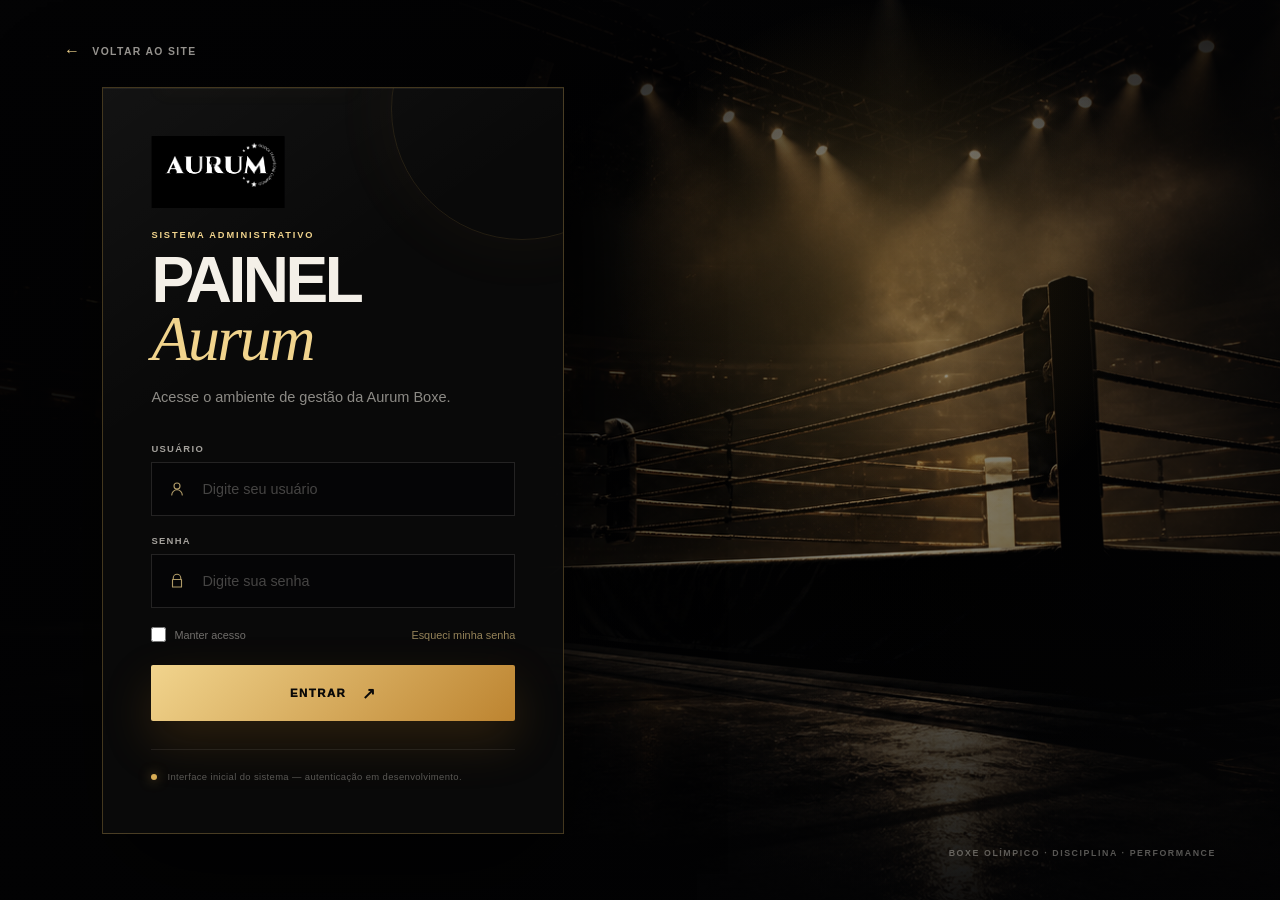
<file: painel/index.html>
<!doctype html>
<html lang="pt-BR">
<head>
  <meta charset="UTF-8" />
  <meta name="viewport" content="width=device-width, initial-scale=1.0" />
  <meta name="theme-color" content="#070708" />
  <meta name="description" content="Interface de acesso ao Painel Aurum Boxe." />
  <title>Painel Aurum | Acesso ao sistema</title>
  <link rel="stylesheet" href="login.css" />
</head>
<body class="login-page">
  <main class="login-stage">
    <div class="login-stage__background" aria-hidden="true"></div>
    <div class="login-stage__light" aria-hidden="true"></div>
    <div class="login-stage__grain" aria-hidden="true"></div>

    <a class="login-back" href="../" aria-label="Voltar ao site da Aurum Boxe">
      <span aria-hidden="true">←</span>
      Voltar ao site
    </a>

    <section class="login-card" aria-labelledby="loginTitle">
      <div class="login-card__edge" aria-hidden="true"></div>

      <header class="login-card__header">
        <img class="login-card__logo" src="../Fotos/Logo.jpeg" alt="Aurum Boxe" />
        <p class="login-card__eyebrow">Sistema administrativo</p>
        <h1 id="loginTitle">Painel <em>Aurum</em></h1>
        <p class="login-card__lead">Acesse o ambiente de gestão da Aurum Boxe.</p>
      </header>

      <form class="login-form" aria-describedby="loginStatus">
        <label class="login-field">
          <span>Usuário</span>
          <span class="login-field__control">
            <svg aria-hidden="true" viewBox="0 0 24 24"><path d="M12 12a4 4 0 1 0 0-8 4 4 0 0 0 0 8Zm7 8a7 7 0 0 0-14 0" /></svg>
            <input type="text" name="usuario" autocomplete="username" placeholder="Digite seu usuário" />
          </span>
        </label>

        <label class="login-field">
          <span>Senha</span>
          <span class="login-field__control">
            <svg aria-hidden="true" viewBox="0 0 24 24"><path d="M7 10V8a5 5 0 0 1 10 0v2m-11 0h12v10H6V10Z" /></svg>
            <input type="password" name="senha" autocomplete="current-password" placeholder="Digite sua senha" />
          </span>
        </label>

        <div class="login-form__options">
          <label class="login-check"><input type="checkbox" name="lembrar" /><span>Manter acesso</span></label>
          <span class="login-disabled-link" aria-disabled="true">Esqueci minha senha</span>
        </div>

        <button class="login-submit" type="button">
          Entrar
          <span aria-hidden="true">↗</span>
        </button>
      </form>

      <footer class="login-card__footer">
        <span class="login-card__status-dot" aria-hidden="true"></span>
        <p id="loginStatus">Interface inicial do sistema — autenticação em desenvolvimento.</p>
      </footer>
    </section>

    <p class="login-stage__signature">Boxe olímpico · disciplina · performance</p>
  </main>
</body>
</html>
</file>
<file: painel/login.css>
:root {
  --login-black: #050506;
  --login-ivory: #f4f0e8;
  --login-muted: rgba(244, 240, 232, 0.56);
  --login-gold: #d8ad55;
  --login-gold-light: #f1d48d;
  --login-ease: cubic-bezier(0.22, 1, 0.36, 1);
}

* {
  box-sizing: border-box;
}

html {
  background: var(--login-black);
}

body {
  margin: 0;
  color: var(--login-ivory);
  background: var(--login-black);
  font-family: "Helvetica Neue", Arial, sans-serif;
  -webkit-font-smoothing: antialiased;
}

button,
input {
  color: inherit;
  font: inherit;
}

button,
a {
  -webkit-tap-highlight-color: transparent;
}

a {
  color: inherit;
  text-decoration: none;
}

.login-stage {
  position: relative;
  display: grid;
  min-height: 100svh;
  overflow: hidden;
  padding: clamp(84px, 9vh, 118px) clamp(24px, 8vw, 124px) clamp(54px, 7vh, 82px);
  align-items: center;
  isolation: isolate;
}

.login-stage__background,
.login-stage__light,
.login-stage__grain {
  position: absolute;
  inset: 0;
  z-index: -3;
  pointer-events: none;
}

.login-stage__background {
  background: url("../media/aurum/arena-cinematica.png") 58% center / cover no-repeat;
  filter: saturate(0.78) contrast(1.1) brightness(0.72);
  transform: scale(1.015);
}

.login-stage__light {
  z-index: -2;
  background:
    radial-gradient(circle at 69% 30%, rgba(236, 185, 79, 0.16), transparent 25%),
    linear-gradient(90deg, rgba(3, 3, 4, 0.93) 0%, rgba(3, 3, 4, 0.76) 35%, rgba(3, 3, 4, 0.23) 70%, rgba(3, 3, 4, 0.68) 100%),
    linear-gradient(180deg, rgba(3, 3, 4, 0.68), transparent 25%, transparent 62%, rgba(3, 3, 4, 0.9));
}

.login-stage__grain {
  z-index: 4;
  opacity: 0.045;
  background-image:
    repeating-linear-gradient(0deg, transparent 0 2px, rgba(255, 255, 255, 0.1) 3px),
    repeating-linear-gradient(90deg, transparent 0 4px, rgba(255, 255, 255, 0.045) 5px);
  mix-blend-mode: soft-light;
}

.login-back {
  position: absolute;
  top: clamp(24px, 4vw, 42px);
  left: clamp(24px, 5vw, 76px);
  display: inline-flex;
  align-items: center;
  gap: 11px;
  color: rgba(244, 240, 232, 0.64);
  font-size: 0.65rem;
  font-weight: 800;
  letter-spacing: 0.13em;
  text-transform: uppercase;
  transition: color 220ms ease, transform 260ms var(--login-ease);
}

.login-back span {
  color: var(--login-gold-light);
  font-size: 1rem;
}

.login-card {
  position: relative;
  width: min(100%, 462px);
  overflow: hidden;
  padding: clamp(30px, 4vw, 48px);
  border: 1px solid rgba(216, 173, 85, 0.28);
  background:
    linear-gradient(145deg, rgba(255, 255, 255, 0.04), transparent 34%),
    rgba(10, 10, 11, 0.9);
  box-shadow: 0 40px 110px rgba(0, 0, 0, 0.68), inset 0 1px 0 rgba(255, 255, 255, 0.06);
  backdrop-filter: blur(20px) saturate(116%);
  animation: login-card-enter 850ms var(--login-ease) both;
}

.login-card::before {
  content: "";
  position: absolute;
  top: -110px;
  right: -90px;
  width: 260px;
  height: 260px;
  border: 1px solid rgba(216, 173, 85, 0.12);
  border-radius: 50%;
  box-shadow: 0 0 70px rgba(216, 173, 85, 0.055);
}

.login-card__edge {
  position: absolute;
  top: -1px;
  left: 12%;
  width: 42%;
  height: 1px;
  background: linear-gradient(90deg, transparent, var(--login-gold-light), transparent);
  box-shadow: 0 0 18px rgba(216, 173, 85, 0.38);
}

.login-card__header,
.login-form,
.login-card__footer {
  position: relative;
  z-index: 1;
}

.login-card__logo {
  display: block;
  width: 174px;
  height: 72px;
  object-fit: contain;
  object-position: left center;
  filter: contrast(1.12);
}

.login-card__eyebrow {
  margin: 22px 0 0;
  color: var(--login-gold-light);
  font-size: 0.58rem;
  font-weight: 900;
  letter-spacing: 0.2em;
  text-transform: uppercase;
}

.login-card h1 {
  margin: 12px 0 0;
  font-family: "Arial Narrow", "Helvetica Neue", Arial, sans-serif;
  font-size: clamp(2.7rem, 5vw, 4.3rem);
  font-weight: 900;
  line-height: 0.9;
  letter-spacing: -0.055em;
  text-transform: uppercase;
}

.login-card h1 em {
  display: block;
  color: var(--login-gold-light);
  font-family: Georgia, "Times New Roman", serif;
  font-weight: 400;
  letter-spacing: -0.04em;
  text-transform: none;
}

.login-card__lead {
  max-width: 320px;
  margin: 18px 0 0;
  color: var(--login-muted);
  font-size: 0.91rem;
  line-height: 1.65;
}

.login-form {
  display: grid;
  gap: 19px;
  margin-top: 34px;
}

.login-field {
  display: grid;
  gap: 8px;
}

.login-field > span:first-child {
  color: rgba(244, 240, 232, 0.66);
  font-size: 0.59rem;
  font-weight: 800;
  letter-spacing: 0.14em;
  text-transform: uppercase;
}

.login-field__control {
  display: grid;
  min-height: 54px;
  grid-template-columns: 20px 1fr;
  gap: 12px;
  align-items: center;
  padding: 0 16px;
  border: 1px solid rgba(244, 240, 232, 0.13);
  background: rgba(3, 3, 4, 0.54);
  transition: border-color 220ms ease, box-shadow 220ms ease, background 220ms ease;
}

.login-field__control:focus-within {
  border-color: rgba(216, 173, 85, 0.72);
  background: rgba(8, 8, 9, 0.78);
  box-shadow: 0 0 0 3px rgba(216, 173, 85, 0.07), inset 0 1px 0 rgba(255, 255, 255, 0.035);
}

.login-field__control svg {
  width: 18px;
  fill: none;
  stroke: rgba(241, 212, 141, 0.72);
  stroke-linecap: round;
  stroke-linejoin: round;
  stroke-width: 1.5;
}

.login-field__control input {
  width: 100%;
  min-width: 0;
  height: 52px;
  border: 0;
  outline: 0;
  color: var(--login-ivory);
  background: transparent;
  font-size: 0.9rem;
}

.login-field__control input::placeholder {
  color: rgba(244, 240, 232, 0.27);
}

.login-form__options {
  display: flex;
  align-items: center;
  justify-content: space-between;
  gap: 20px;
  color: rgba(244, 240, 232, 0.44);
  font-size: 0.68rem;
}

.login-check {
  display: inline-flex;
  align-items: center;
  gap: 8px;
}

.login-check input {
  width: 15px;
  height: 15px;
  margin: 0;
  accent-color: var(--login-gold);
}

.login-disabled-link {
  color: rgba(241, 212, 141, 0.6);
}

.login-submit {
  display: flex;
  min-height: 56px;
  align-items: center;
  justify-content: center;
  gap: 16px;
  margin-top: 4px;
  border: 0;
  border-radius: 2px;
  color: #0a0908;
  background: linear-gradient(135deg, var(--login-gold-light), #bd8430);
  box-shadow: 0 20px 48px rgba(157, 104, 28, 0.24);
  font-size: 0.71rem;
  font-weight: 950;
  letter-spacing: 0.13em;
  text-transform: uppercase;
  cursor: pointer;
  transition: transform 240ms var(--login-ease), box-shadow 240ms ease;
}

.login-submit span {
  font-size: 1rem;
  transition: transform 240ms var(--login-ease);
}

.login-card__footer {
  display: flex;
  align-items: flex-start;
  gap: 10px;
  margin-top: 28px;
  padding-top: 20px;
  border-top: 1px solid rgba(244, 240, 232, 0.08);
}

.login-card__footer p {
  margin: 0;
  color: rgba(244, 240, 232, 0.34);
  font-size: 0.59rem;
  line-height: 1.55;
  letter-spacing: 0.04em;
}

.login-card__status-dot {
  width: 6px;
  height: 6px;
  flex: 0 0 auto;
  margin-top: 4px;
  border-radius: 50%;
  background: var(--login-gold);
  box-shadow: 0 0 12px rgba(216, 173, 85, 0.62);
}

.login-stage__signature {
  position: absolute;
  right: clamp(24px, 5vw, 76px);
  bottom: clamp(24px, 4vw, 42px);
  margin: 0;
  color: rgba(244, 240, 232, 0.35);
  font-size: 0.55rem;
  font-weight: 800;
  letter-spacing: 0.18em;
  text-transform: uppercase;
}

@media (hover: hover) {
  .login-back:hover {
    color: var(--login-gold-light);
    transform: translateX(-3px);
  }

  .login-submit:hover {
    box-shadow: 0 26px 62px rgba(186, 129, 42, 0.36);
    transform: translateY(-2px);
  }

  .login-submit:hover span {
    transform: translate(2px, -2px);
  }
}

@keyframes login-card-enter {
  from {
    opacity: 0;
    transform: translateY(20px) scale(0.985);
  }
  to {
    opacity: 1;
    transform: translateY(0) scale(1);
  }
}

@media (max-width: 760px) {
  .login-stage {
    padding: 88px 16px 72px;
  }

  .login-stage__background {
    background-position: 64% center;
    filter: saturate(0.72) contrast(1.08) brightness(0.58);
  }

  .login-stage__light {
    background:
      radial-gradient(circle at 68% 26%, rgba(236, 185, 79, 0.12), transparent 28%),
      linear-gradient(180deg, rgba(3, 3, 4, 0.72), rgba(3, 3, 4, 0.54) 34%, rgba(3, 3, 4, 0.88) 100%);
  }

  .login-back {
    top: 24px;
    left: 20px;
  }

  .login-card {
    width: min(100%, 460px);
    padding: 30px 24px;
    background:
      linear-gradient(145deg, rgba(255, 255, 255, 0.04), transparent 34%),
      rgba(8, 8, 9, 0.93);
    backdrop-filter: blur(14px);
  }

  .login-card__logo {
    width: 154px;
    height: 64px;
  }

  .login-stage__signature {
    right: 20px;
    bottom: 22px;
    left: 20px;
    text-align: center;
  }
}

@media (max-width: 380px) {
  .login-stage {
    padding-inline: 12px;
  }

  .login-card {
    padding: 26px 20px;
  }

  .login-card__logo {
    width: 142px;
    height: 58px;
  }

  .login-form {
    margin-top: 28px;
  }

  .login-form__options {
    align-items: flex-start;
    flex-direction: column;
    gap: 10px;
  }
}

@media (prefers-reduced-motion: reduce) {
  *,
  *::before,
  *::after {
    animation-duration: 0.01ms !important;
    animation-iteration-count: 1 !important;
    transition-duration: 0.01ms !important;
  }
}
</file>
